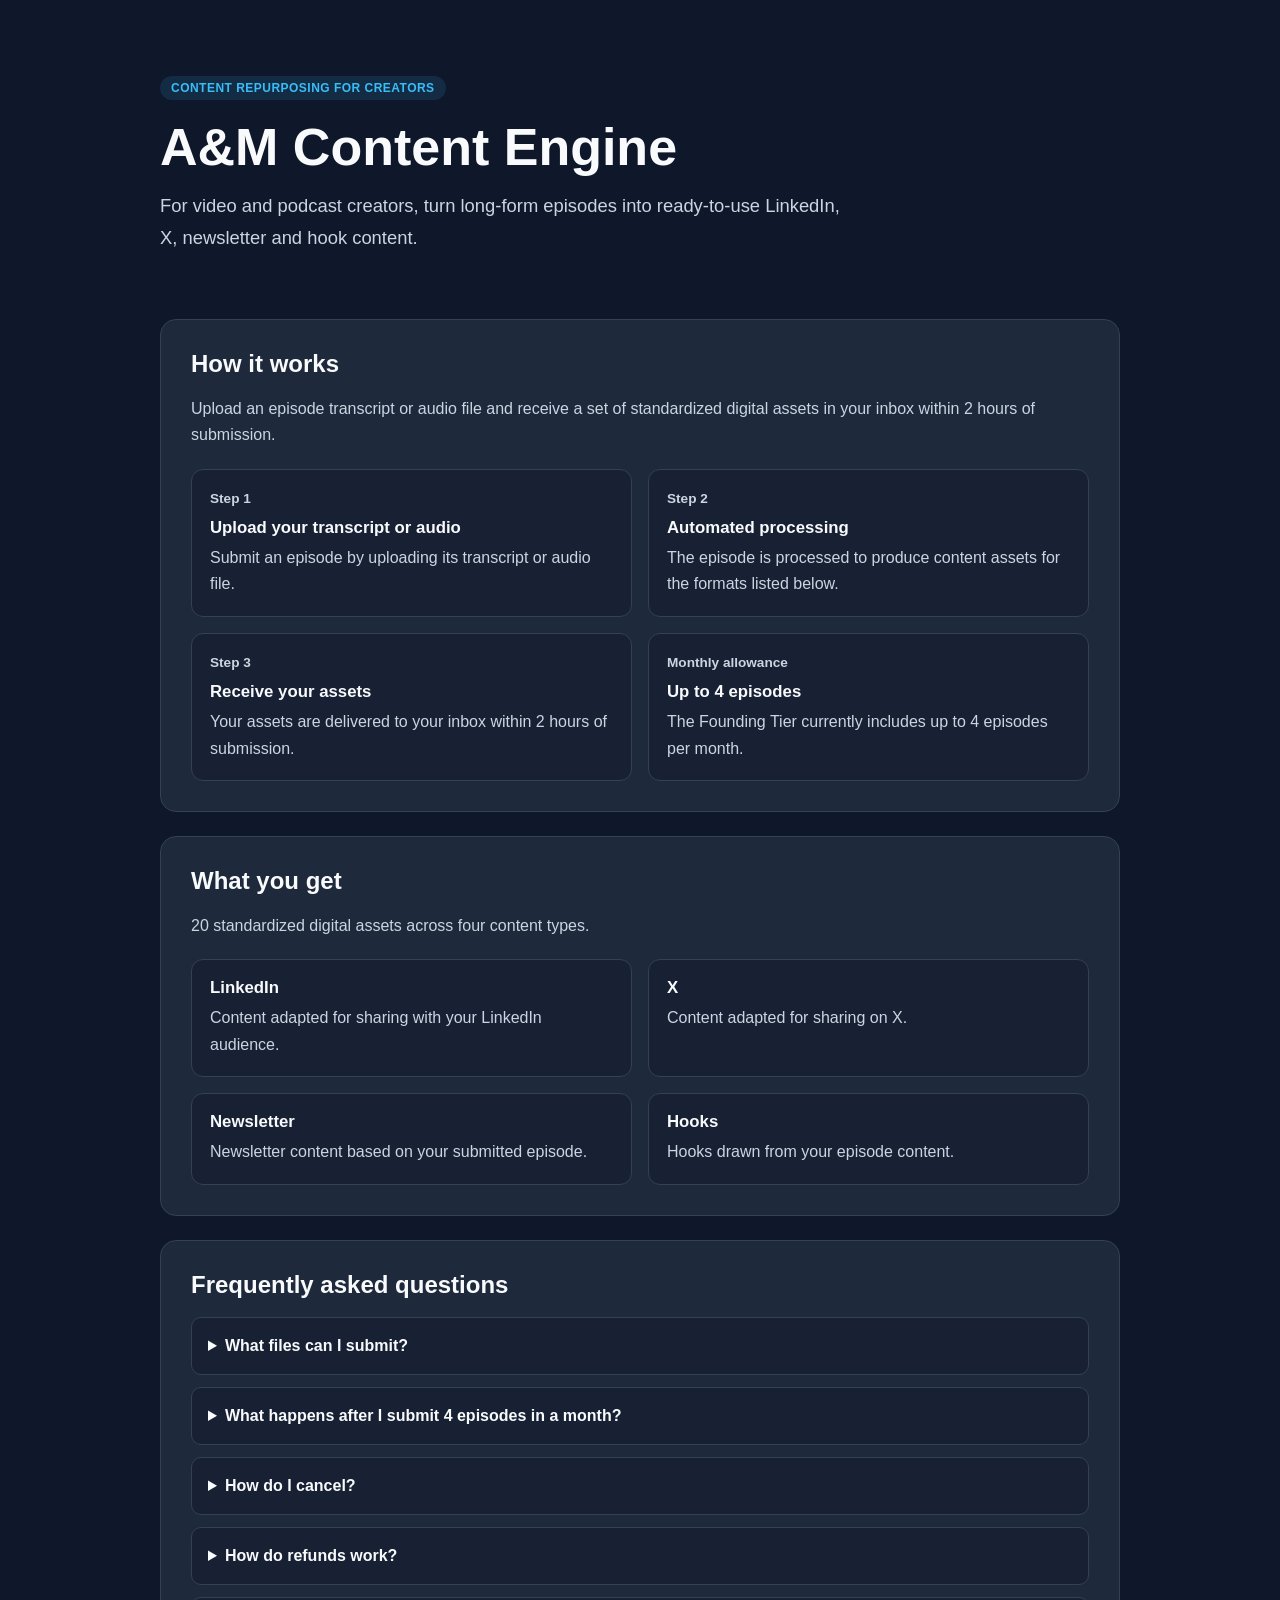
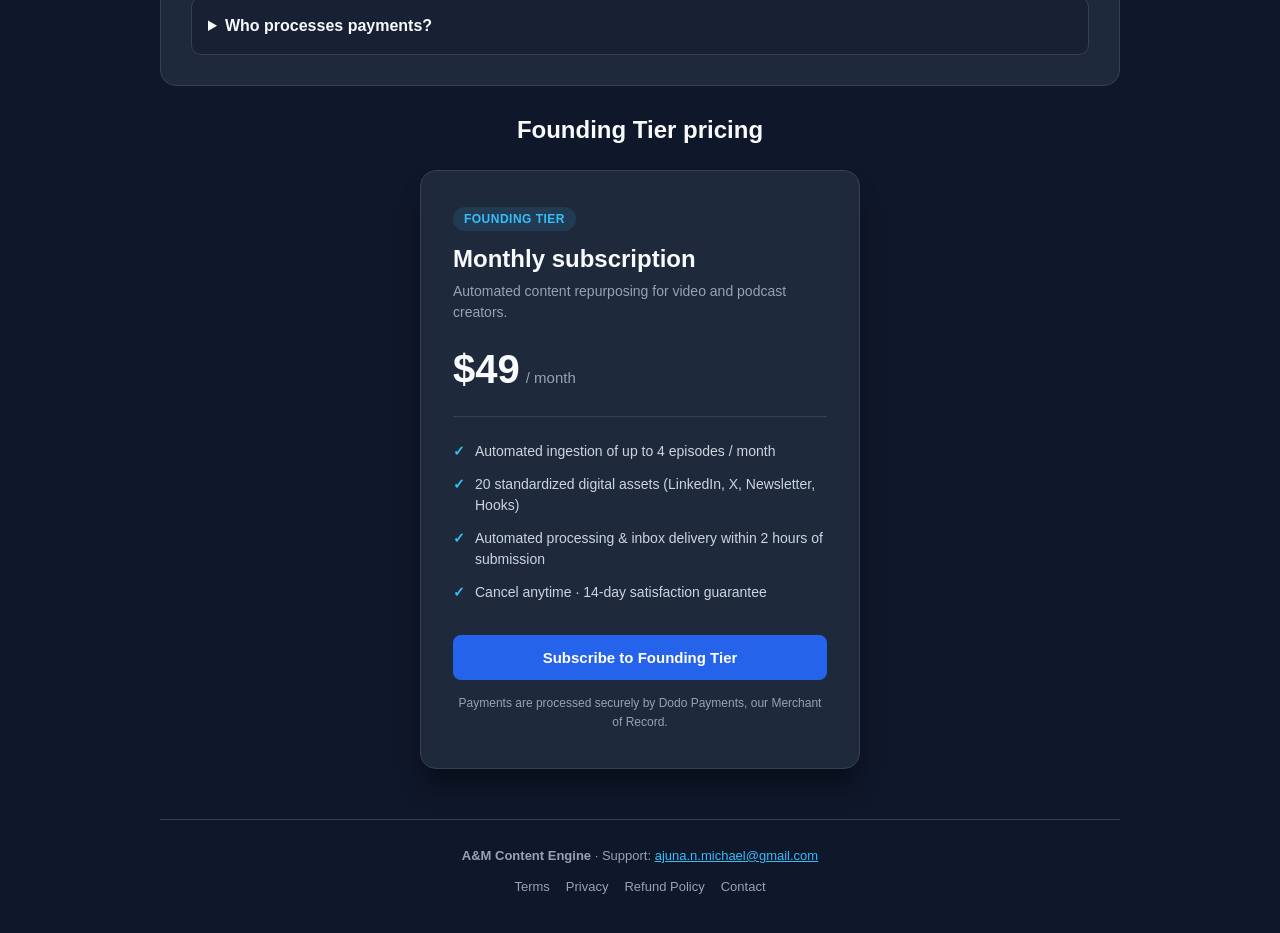
<file: index.html>
<!DOCTYPE html>
<html lang="en">
<head>
  <meta charset="UTF-8">
  <meta name="viewport" content="width=device-width, initial-scale=1.0">
  <meta name="description" content="Turn long-form video and podcast episodes into LinkedIn, X, newsletter and hook content. Founding Tier: $49/month.">
  <title>A&amp;M Content Engine — Founding Tier</title>
  <style>
    :root {
      --bg: #0f172a;
      --card-bg: #1e293b;
      --text-main: #f8fafc;
      --text-muted: #94a3b8;
      --accent: #38bdf8;
      --button-bg: #2563eb;
      --button-hover: #1d4ed8;
      --border: #334155;
      --body-text: #cbd5e1;
    }
    * { box-sizing: border-box; margin: 0; padding: 0; font-family: -apple-system, BlinkMacSystemFont, "Segoe UI", Roboto, sans-serif; }
    html { scroll-behavior: smooth; }
    body { background: var(--bg); color: var(--text-main); min-height: 100vh; padding: 24px; }
    a { color: var(--accent); }
    main, .site-footer { width: min(100%, 960px); margin-inline: auto; }
    .hero { padding: 52px 0 42px; }
    .eyebrow, .badge { display: inline-block; color: var(--accent); background: rgba(56,189,248,.12); border-radius: 9999px; padding: 5px 11px; font-size: 12px; font-weight: 700; text-transform: uppercase; letter-spacing: .04em; }
    h1 { font-size: clamp(2rem, 5vw, 3.25rem); line-height: 1.12; margin: 18px 0 14px; }
    .hero p { color: var(--body-text); font-size: clamp(1rem, 2vw, 1.15rem); line-height: 1.7; max-width: 700px; }
    .section { margin: 24px 0; padding: 30px; background: var(--card-bg); border: 1px solid var(--border); border-radius: 16px; }
    h2 { font-size: 1.5rem; margin-bottom: 18px; }
    h3 { font-size: 1.05rem; margin-bottom: 7px; }
    .section-intro, .content-card p, .steps p, .faq p { color: var(--body-text); line-height: 1.65; }
    .steps, .asset-grid { display: grid; grid-template-columns: repeat(2, minmax(0, 1fr)); gap: 16px; margin-top: 20px; }
    .content-card { border: 1px solid var(--border); background: rgba(15,23,42,.45); border-radius: 12px; padding: 18px; }
    .step-number { color: var(--accent); font-weight: 700; font-size: .85rem; margin-bottom: 8px; }
    .faq-list { display: grid; gap: 12px; }
    details { border: 1px solid var(--border); background: rgba(15,23,42,.45); border-radius: 10px; padding: 16px; }
    summary { cursor: pointer; font-weight: 650; line-height: 1.5; }
    details p { margin-top: 10px; color: var(--body-text); line-height: 1.65; }
    .pricing-wrap { display: flex; justify-content: center; padding: 8px 0 26px; }
    .card { background: var(--card-bg); border: 1px solid var(--border); border-radius: 16px; max-width: 440px; width: 100%; padding: 36px 32px; box-shadow: 0 20px 25px -5px rgba(0,0,0,.4); }
    .card h3 { font-size: 24px; margin: 14px 0 8px; }
    .description { color: var(--text-muted); font-size: 14px; line-height: 1.5; margin-bottom: 24px; }
    .price-box { display: flex; align-items: baseline; gap: 6px; margin-bottom: 24px; padding-bottom: 24px; border-bottom: 1px solid var(--border); }
    .price { font-size: 40px; font-weight: 800; }
    .period { color: var(--text-muted); font-size: 15px; }
    .features { list-style: none; margin-bottom: 32px; display: flex; flex-direction: column; gap: 12px; }
    .features li { font-size: 14px; color: var(--body-text); display: flex; align-items: flex-start; gap: 10px; line-height: 1.5; }
    .check { color: var(--accent); font-weight: 800; flex-shrink: 0; }
    .btn { width: 100%; background: var(--button-bg); color: white; border-radius: 8px; padding: 14px 20px; font-size: 15px; font-weight: 600; transition: background .15s ease-in-out; text-align: center; text-decoration: none; display: inline-block; }
    .btn:hover, .btn:focus-visible { background: var(--button-hover); }
    .footer-note { text-align: center; font-size: 12px; color: var(--text-muted); margin-top: 14px; line-height: 1.6; }
    .site-footer { border-top: 1px solid var(--border); margin-top: 24px; padding: 24px 0 10px; text-align: center; color: var(--text-muted); font-size: 13px; line-height: 1.8; }
    .footer-links { display: flex; flex-wrap: wrap; justify-content: center; gap: 8px 16px; margin-top: 8px; }
    .footer-links a { color: var(--text-muted); text-decoration: none; }
    .footer-links a:hover, .footer-links a:focus-visible { color: var(--accent); text-decoration: underline; }
    @media (max-width: 600px) {
      body { padding: 16px; }
      .hero { padding: 34px 0 24px; }
      .section { padding: 22px 18px; }
      .steps, .asset-grid { grid-template-columns: 1fr; }
      .card { padding: 28px 22px; }
    }
  </style>
</head>
<body>
  <main>
    <section class="hero" aria-labelledby="page-title">
      <span class="eyebrow">Content repurposing for creators</span>
      <h1 id="page-title">A&amp;M Content Engine</h1>
      <p>For video and podcast creators, turn long-form episodes into ready-to-use LinkedIn, X, newsletter and hook content.</p>
    </section>

    <section class="section" aria-labelledby="how-it-works">
      <h2 id="how-it-works">How it works</h2>
      <p class="section-intro">Upload an episode transcript or audio file and receive a set of standardized digital assets in your inbox within 2 hours of submission.</p>
      <div class="steps">
        <article class="content-card"><p class="step-number">Step 1</p><h3>Upload your transcript or audio</h3><p>Submit an episode by uploading its transcript or audio file.</p></article>
        <article class="content-card"><p class="step-number">Step 2</p><h3>Automated processing</h3><p>The episode is processed to produce content assets for the formats listed below.</p></article>
        <article class="content-card"><p class="step-number">Step 3</p><h3>Receive your assets</h3><p>Your assets are delivered to your inbox within 2 hours of submission.</p></article>
        <article class="content-card"><p class="step-number">Monthly allowance</p><h3>Up to 4 episodes</h3><p>The Founding Tier currently includes up to 4 episodes per month.</p></article>
      </div>
    </section>

    <section class="section" aria-labelledby="what-you-get">
      <h2 id="what-you-get">What you get</h2>
      <p class="section-intro">20 standardized digital assets across four content types.</p>
      <div class="asset-grid">
        <article class="content-card"><h3>LinkedIn</h3><p>Content adapted for sharing with your LinkedIn audience.</p></article>
        <article class="content-card"><h3>X</h3><p>Content adapted for sharing on X.</p></article>
        <article class="content-card"><h3>Newsletter</h3><p>Newsletter content based on your submitted episode.</p></article>
        <article class="content-card"><h3>Hooks</h3><p>Hooks drawn from your episode content.</p></article>
      </div>
    </section>

    <section class="section faq" aria-labelledby="faq-heading">
      <h2 id="faq-heading">Frequently asked questions</h2>
      <div class="faq-list">
        <details><summary>What files can I submit?</summary><p>Upload an episode transcript or an audio file.</p></details>
        <details><summary>What happens after I submit 4 episodes in a month?</summary><p>The tier currently includes up to 4 episodes per month. Additional episodes are not included in that monthly allowance.</p></details>
        <details><summary>How do I cancel?</summary><p>You can cancel anytime.</p></details>
        <details><summary>How do refunds work?</summary><p>The plan includes a 14-day satisfaction guarantee. To request a refund, email <a href="mailto:ajuna.n.michael@gmail.com">ajuna.n.michael@gmail.com</a>.</p></details>
        <details><summary>Who processes payments?</summary><p>Dodo Payments processes payments as our Merchant of Record.</p></details>
      </div>
    </section>

    <section aria-labelledby="pricing-heading">
      <h2 id="pricing-heading" style="text-align:center; margin: 30px 0 18px;">Founding Tier pricing</h2>
      <div class="pricing-wrap">
        <div class="card">
          <span class="badge">Founding Tier</span>
          <h3>Monthly subscription</h3>
          <p class="description">Automated content repurposing for video and podcast creators.</p>
          <div class="price-box"><span class="price">$49</span><span class="period">/ month</span></div>
          <ul class="features">
            <li><span class="check" aria-hidden="true">✓</span><span>Automated ingestion of up to 4 episodes / month</span></li>
            <li><span class="check" aria-hidden="true">✓</span><span>20 standardized digital assets (LinkedIn, X, Newsletter, Hooks)</span></li>
            <li><span class="check" aria-hidden="true">✓</span><span>Automated processing &amp; inbox delivery within 2 hours of submission</span></li>
            <li><span class="check" aria-hidden="true">✓</span><span>Cancel anytime &middot; 14-day satisfaction guarantee</span></li>
          </ul>
          <!-- This checkout button currently points to a test-mode link; replace it with the live Dodo Payments link. -->
          <a id="checkout-button" class="btn" href="https://test.checkout.dodopayments.com/buy/pdt_0NqdzqMUYh8PNbInUNU1d?quantity=1&amp;redirect_url=https://ajunamikedevs.github.io%2F">Subscribe to Founding Tier</a>
          <p class="footer-note">Payments are processed securely by Dodo Payments, our Merchant of Record.</p>
        </div>
      </div>
    </section>
  </main>
  <footer class="site-footer">
    <p><strong>A&amp;M Content Engine</strong> &middot; Support: <a href="mailto:ajuna.n.michael@gmail.com">ajuna.n.michael@gmail.com</a></p>
    <nav class="footer-links" aria-label="Legal and support links">
      <a href="terms.html">Terms</a><a href="privacy.html">Privacy</a><a href="refunds.html">Refund Policy</a><a href="contact.html">Contact</a>
    </nav>
  </footer>
</body>
</html>
</file>
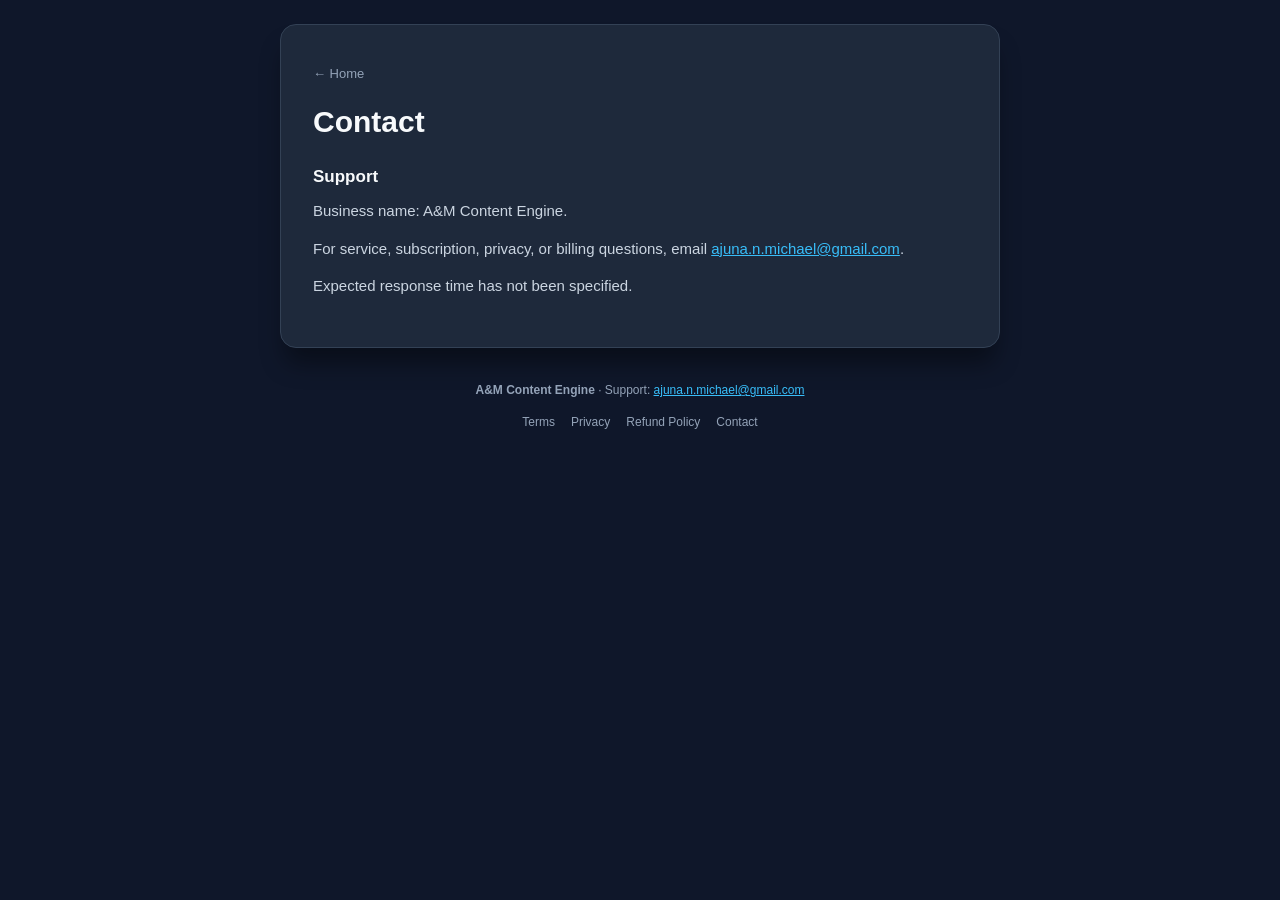
<file: contact.html>
<!DOCTYPE html>
<html lang="en">
<head>
  <meta charset="UTF-8">
  <meta name="viewport" content="width=device-width, initial-scale=1.0">
  <meta name="description" content="Contact support for questions about the service, subscriptions, or billing.">
  <title>Contact — A&amp;M Content Engine</title>
  <link rel="stylesheet" href="legal.css">
</head>
<body>
  <main>
    <a class="back" href="index.html">&larr; Home</a>
    <h1>Contact</h1>
    <section>
      <h2>Support</h2>
      <p>Business name: A&amp;M Content Engine.</p>
      <p>For service, subscription, privacy, or billing questions, email <a href="mailto:ajuna.n.michael@gmail.com">ajuna.n.michael@gmail.com</a>.</p>
      <p>Expected response time has not been specified.</p>
    </section>
  </main>
  <footer class="site-footer">
    <p><strong>A&amp;M Content Engine</strong> &middot; Support: <a href="mailto:ajuna.n.michael@gmail.com">ajuna.n.michael@gmail.com</a></p>
    <nav class="footer-links" aria-label="Legal and support links"><a href="terms.html">Terms</a><a href="privacy.html">Privacy</a><a href="refunds.html">Refund Policy</a><a href="contact.html">Contact</a></nav>
  </footer>
</body>
</html>
</file>
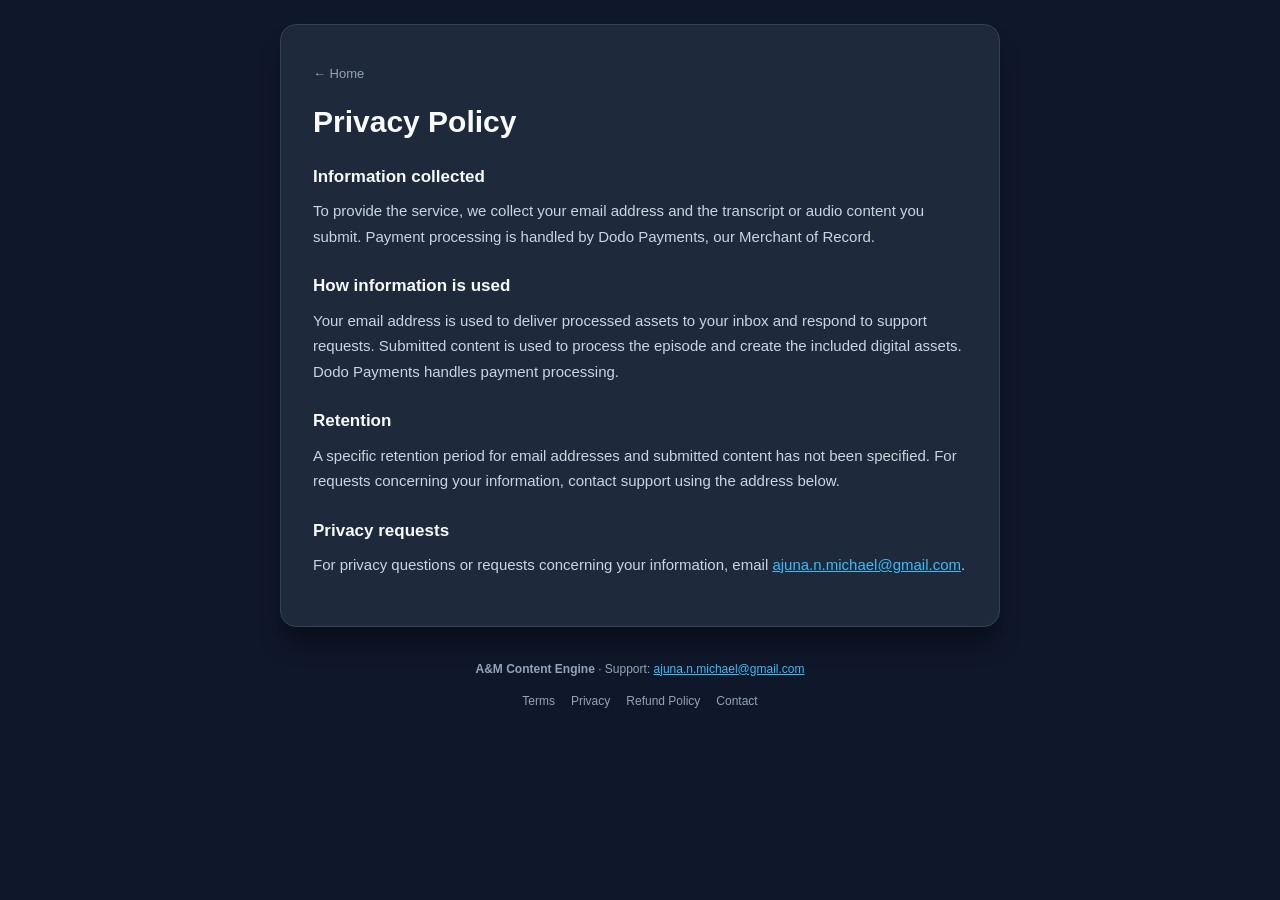
<file: privacy.html>
<!DOCTYPE html>
<html lang="en">
<head>
  <meta charset="UTF-8">
  <meta name="viewport" content="width=device-width, initial-scale=1.0">
  <meta name="description" content="Learn how email addresses and submitted episode content are used by the content repurposing service.">
  <title>Privacy Policy — A&amp;M Content Engine</title>
  <link rel="stylesheet" href="legal.css">
</head>
<body>
  <main>
    <a class="back" href="index.html">&larr; Home</a>
    <h1>Privacy Policy</h1>
    <section>
      <h2>Information collected</h2>
      <p>To provide the service, we collect your email address and the transcript or audio content you submit. Payment processing is handled by Dodo Payments, our Merchant of Record.</p>
    </section>
    <section>
      <h2>How information is used</h2>
      <p>Your email address is used to deliver processed assets to your inbox and respond to support requests. Submitted content is used to process the episode and create the included digital assets. Dodo Payments handles payment processing.</p>
    </section>
    <section>
      <h2>Retention</h2>
      <p>A specific retention period for email addresses and submitted content has not been specified. For requests concerning your information, contact support using the address below.</p>
    </section>
    <section>
      <h2>Privacy requests</h2>
      <p>For privacy questions or requests concerning your information, email <a href="mailto:ajuna.n.michael@gmail.com">ajuna.n.michael@gmail.com</a>.</p>
    </section>
  </main>
  <footer class="site-footer">
    <p><strong>A&amp;M Content Engine</strong> &middot; Support: <a href="mailto:ajuna.n.michael@gmail.com">ajuna.n.michael@gmail.com</a></p>
    <nav class="footer-links" aria-label="Legal and support links"><a href="terms.html">Terms</a><a href="privacy.html">Privacy</a><a href="refunds.html">Refund Policy</a><a href="contact.html">Contact</a></nav>
  </footer>
</body>
</html>
</file>
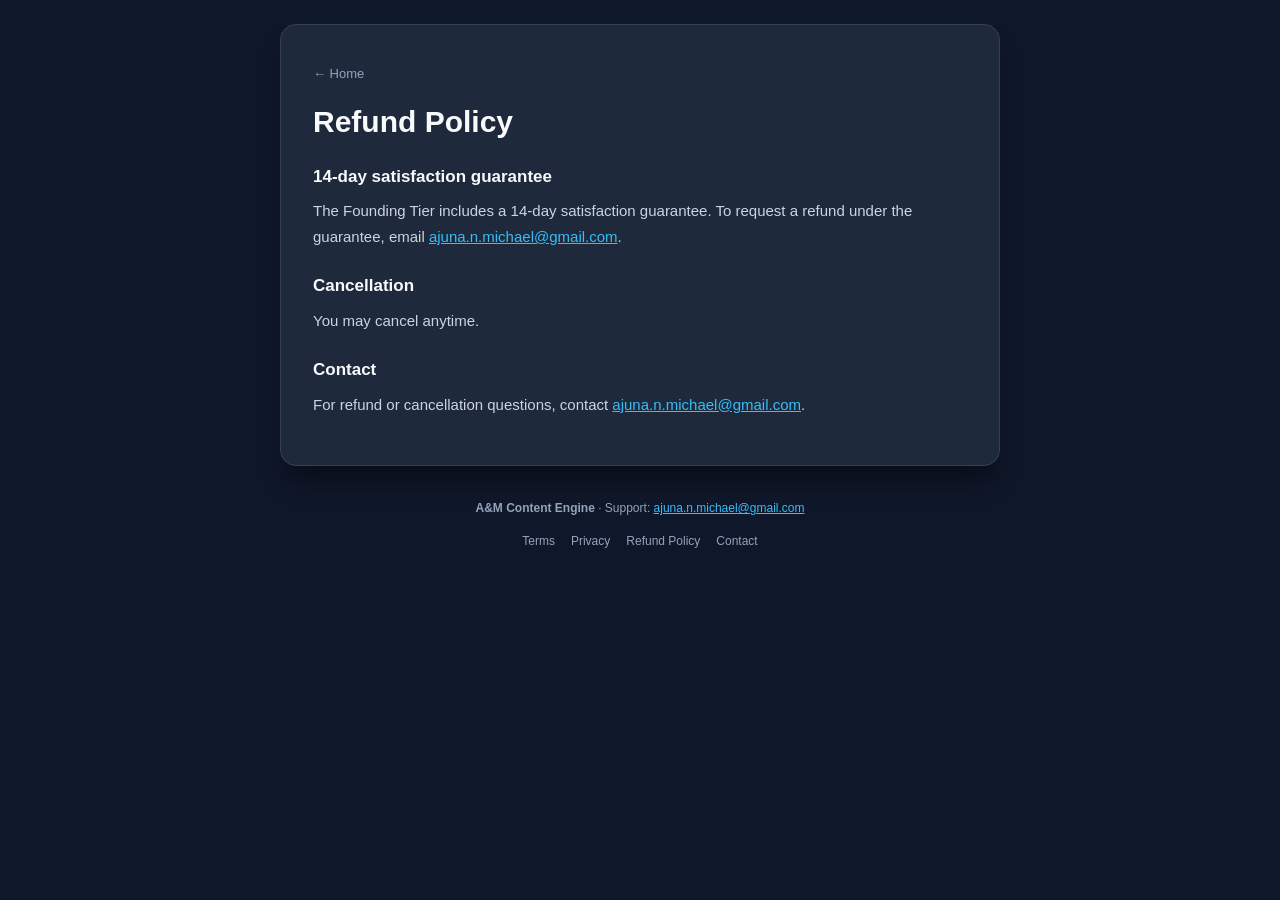
<file: refunds.html>
<!DOCTYPE html>
<html lang="en">
<head>
  <meta charset="UTF-8">
  <meta name="viewport" content="width=device-width, initial-scale=1.0">
  <meta name="description" content="Founding Tier refund and cancellation information, including its 14-day satisfaction guarantee.">
  <title>Refund Policy — A&amp;M Content Engine</title>
  <link rel="stylesheet" href="legal.css">
</head>
<body>
  <main>
    <a class="back" href="index.html">&larr; Home</a>
    <h1>Refund Policy</h1>
    <section>
      <h2>14-day satisfaction guarantee</h2>
      <p>The Founding Tier includes a 14-day satisfaction guarantee. To request a refund under the guarantee, email <a href="mailto:ajuna.n.michael@gmail.com">ajuna.n.michael@gmail.com</a>.</p>
    </section>
    <section>
      <h2>Cancellation</h2>
      <p>You may cancel anytime.</p>
    </section>
    <section>
      <h2>Contact</h2>
      <p>For refund or cancellation questions, contact <a href="mailto:ajuna.n.michael@gmail.com">ajuna.n.michael@gmail.com</a>.</p>
    </section>
  </main>
  <footer class="site-footer">
    <p><strong>A&amp;M Content Engine</strong> &middot; Support: <a href="mailto:ajuna.n.michael@gmail.com">ajuna.n.michael@gmail.com</a></p>
    <nav class="footer-links" aria-label="Legal and support links"><a href="terms.html">Terms</a><a href="privacy.html">Privacy</a><a href="refunds.html">Refund Policy</a><a href="contact.html">Contact</a></nav>
  </footer>
</body>
</html>
</file>
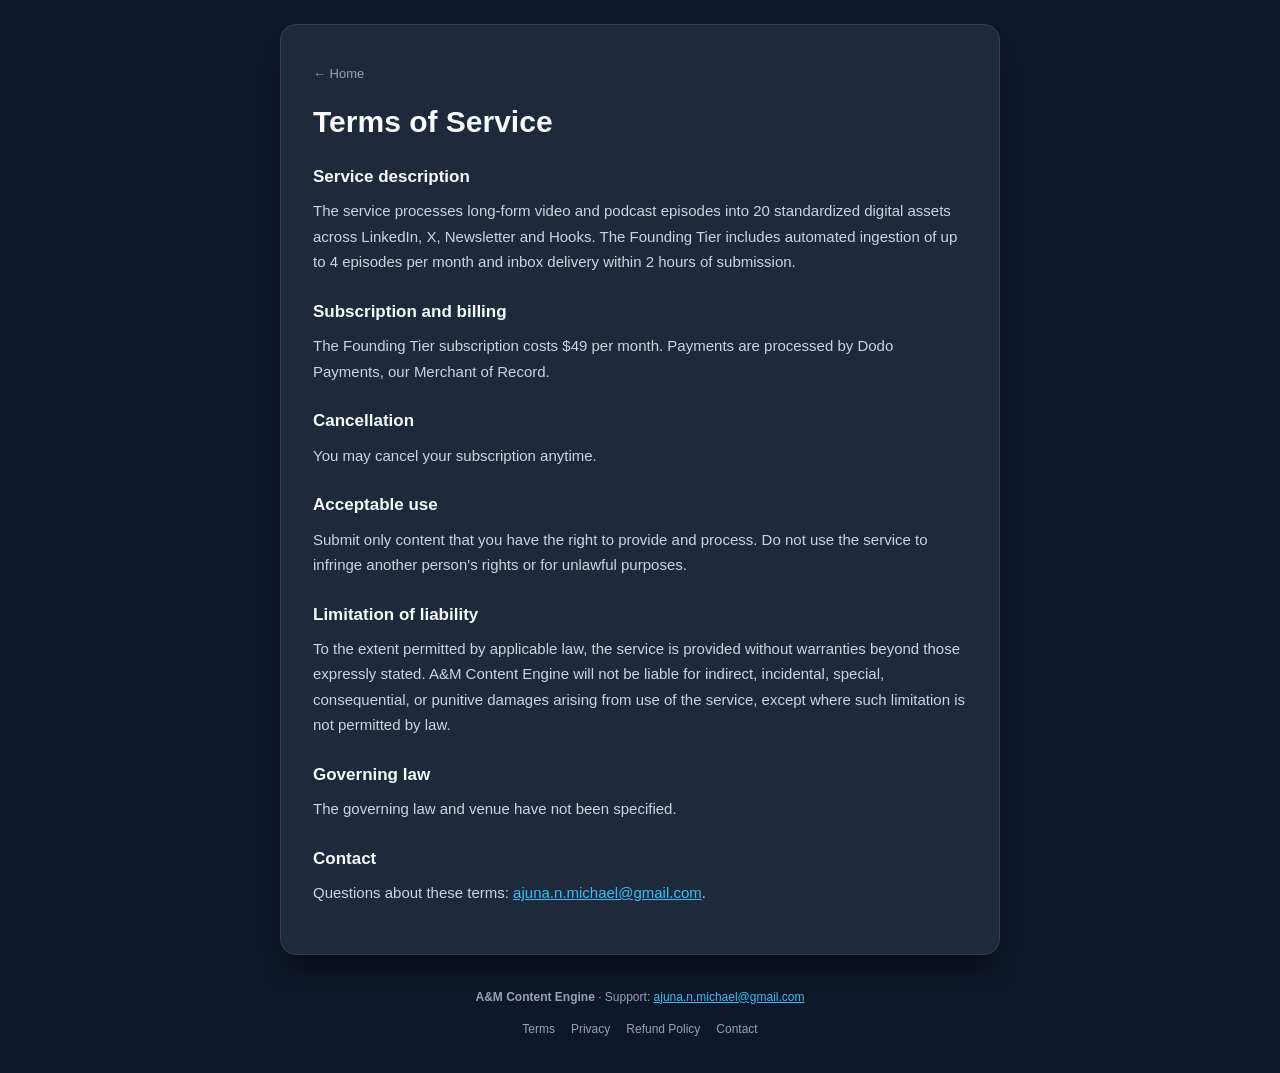
<file: terms.html>
<!DOCTYPE html>
<html lang="en">
<head>
  <meta charset="UTF-8">
  <meta name="viewport" content="width=device-width, initial-scale=1.0">
  <meta name="description" content="Terms for the Founding Tier monthly subscription and content repurposing service.">
  <title>Terms of Service — A&amp;M Content Engine</title>
  <link rel="stylesheet" href="legal.css">
</head>
<body>
  <main>
    <a class="back" href="index.html">&larr; Home</a>
    <h1>Terms of Service</h1>
    <section>
      <h2>Service description</h2>
      <p>The service processes long-form video and podcast episodes into 20 standardized digital assets across LinkedIn, X, Newsletter and Hooks. The Founding Tier includes automated ingestion of up to 4 episodes per month and inbox delivery within 2 hours of submission.</p>
    </section>
    <section>
      <h2>Subscription and billing</h2>
      <p>The Founding Tier subscription costs $49 per month. Payments are processed by Dodo Payments, our Merchant of Record.</p>
    </section>
    <section>
      <h2>Cancellation</h2>
      <p>You may cancel your subscription anytime.</p>
    </section>
    <section>
      <h2>Acceptable use</h2>
      <p>Submit only content that you have the right to provide and process. Do not use the service to infringe another person's rights or for unlawful purposes.</p>
    </section>
    <section>
      <h2>Limitation of liability</h2>
      <p>To the extent permitted by applicable law, the service is provided without warranties beyond those expressly stated. A&amp;M Content Engine will not be liable for indirect, incidental, special, consequential, or punitive damages arising from use of the service, except where such limitation is not permitted by law.</p>
    </section>
    <section>
      <h2>Governing law</h2>
      <p>The governing law and venue have not been specified.</p>
    </section>
    <section>
      <h2>Contact</h2>
      <p>Questions about these terms: <a href="mailto:ajuna.n.michael@gmail.com">ajuna.n.michael@gmail.com</a>.</p>
    </section>
  </main>
  <footer class="site-footer">
    <p><strong>A&amp;M Content Engine</strong> &middot; Support: <a href="mailto:ajuna.n.michael@gmail.com">ajuna.n.michael@gmail.com</a></p>
    <nav class="footer-links" aria-label="Legal and support links"><a href="terms.html">Terms</a><a href="privacy.html">Privacy</a><a href="refunds.html">Refund Policy</a><a href="contact.html">Contact</a></nav>
  </footer>
</body>
</html>
</file>
<file: legal.css>
:root{--bg:#0f172a;--card:#1e293b;--text:#f8fafc;--muted:#94a3b8;--body:#cbd5e1;--accent:#38bdf8;--border:#334155}
*{box-sizing:border-box;margin:0;padding:0;font-family:-apple-system,BlinkMacSystemFont,"Segoe UI",Roboto,sans-serif}
html{scroll-behavior:smooth}
body{background:var(--bg);color:var(--text);padding:24px;min-height:100vh;line-height:1.55}
main{max-width:720px;margin:0 auto;background:var(--card);border:1px solid var(--border);border-radius:16px;padding:36px 32px;box-shadow:0 20px 25px -5px rgba(0,0,0,.4)}
.back{display:inline-block;color:var(--muted);font-size:13px;text-decoration:none;margin-bottom:20px}
.back:hover,.back:focus-visible{color:var(--accent);text-decoration:underline}
h1{font-size:clamp(24px,5vw,30px);line-height:1.2;margin-bottom:24px}
h2{font-size:17px;margin:24px 0 8px}
p{color:var(--body);font-size:15px;line-height:1.7;margin-bottom:12px}
a{color:var(--accent)}
.todo{color:var(--accent)}
.site-footer{max-width:720px;margin:20px auto 0;padding:12px 0 8px;text-align:center;font-size:12px;color:var(--muted);line-height:1.8}
.site-footer p{font-size:12px;color:var(--muted)}
.footer-links{display:flex;flex-wrap:wrap;justify-content:center;gap:6px 16px;margin-top:8px}
.footer-links a{color:var(--muted);text-decoration:none}
.footer-links a:hover,.footer-links a:focus-visible{color:var(--accent);text-decoration:underline}
@media(max-width:600px){body{padding:16px}main{padding:26px 20px}}
</file>
